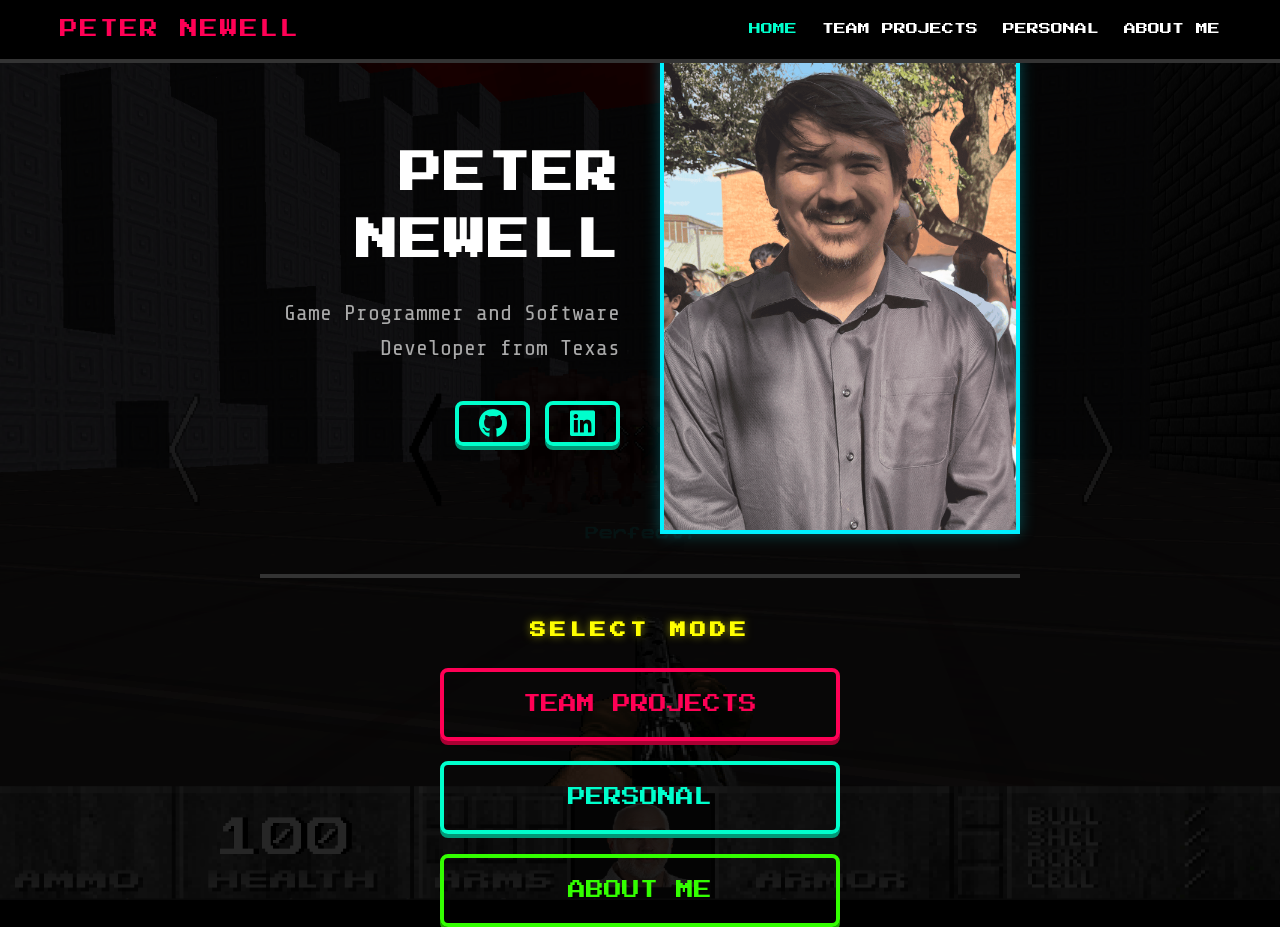
<file: index.html>
<!DOCTYPE html>
<html lang="en">
<head>
    <meta charset="UTF-8">
    <meta name="viewport" content="width=device-width, initial-scale=1.0">
    <title>Peter Newell | Game Programmer</title>
    <link rel="preconnect" href="https://fonts.googleapis.com">
    <link rel="preconnect" href="https://fonts.gstatic.com" crossorigin>
    <link href="https://fonts.googleapis.com/css2?family=Press+Start+2P&family=Share+Tech+Mono&display=swap" rel="stylesheet">
    <link rel="stylesheet" href="https://cdnjs.cloudflare.com/ajax/libs/font-awesome/6.4.2/css/all.min.css">
    <link rel="stylesheet" href="./style.css">
    
    <style>
        /* CSS to support the layout shift without altering the main stylesheet */
        .profile-section-wrapper {
            display: flex;
            align-items: center;
            justify-content: center;
            gap: 40px;
            width: 100%;
            max-width: 950px;
            margin: 0 auto;
        }

        .profile-text-side {
            text-align: right;
            flex: 1;
        }

        /* Force right alignment for text on the left side */
        .profile-text-side .hero-title,
        .profile-text-side .hero-subtitle {
            text-align: right !important;
        }

        /* Adjust social links alignment to match the right-justified text */
        .profile-text-side .social-links {
            display: flex;
            gap: 15px;
            justify-content: flex-end;
            margin-top: 15px;
        }

        /* Enforce social icon sizing to fill the box without swelling the box itself */
        .profile-text-side .social-links .btn {
            display: inline-flex;
            align-items: center;
            justify-content: center;
            width: 75px;   
            height: 45px;  
            padding: 0;    
            box-sizing: border-box;
        }

        .profile-text-side .social-links .btn i {
            font-size: 1.8rem;
            line-height: 1;
        }

        .profile-image-side {
            flex: 1;
            display: flex;
            justify-content: flex-start;
        }

        /* Fluid box container for the image */
        .custom-image-box {
            width: 100%;
            max-width: 400px;
            height: 480px;
            border: 4px solid #00f0ff;
            background-color: rgba(0, 0, 0, 0.6);
            display: flex;
            align-items: center;
            justify-content: center;
            font-family: 'Share Tech Mono', monospace;
            color: #00f0ff;
            font-size: 1.1rem;
            letter-spacing: 1px;
            box-shadow: 0 0 15px rgba(0, 240, 255, 0.3);
            box-sizing: border-box;
            overflow: hidden;
        }

        /* Properly handles the inner image proportions */
        .profile-img {
            width: 100%;
            height: 100%;
            object-fit: cover;
            object-position: center;
        }

        /* Mobile fallback to switch columns back to stacked view */
        @media (max-width: 768px) {
            .profile-section-wrapper {
                flex-direction: column;
                gap: 30px;
                padding: 0 15px;
            }
            .profile-text-side {
                text-align: center;
                width: 100%;
                order: 2; 
            }
            .profile-text-side .hero-title,
            .profile-text-side .hero-subtitle {
                text-align: center !important;
            }
            .profile-text-side .social-links {
                justify-content: center;
            }
            .profile-image-side {
                justify-content: center;
                width: 100%;
                order: 1; 
                /* Adds 120px of external dead space ABOVE the image container on mobile */
                margin-top: 230px; 
            }
            .custom-image-box {
                max-width: 340px;
                height: 400px;
                margin-top: 230px;
            }
        }
    </style>
</head>
<body>

    <nav class="navbar">
        <div class="nav-container">
            <a href="index.html" class="nav-logo">PETER NEWELL</a>
            <div class="nav-links">
                <a href="index.html" class="nav-item active">HOME</a>
                <a href="tgp.html" class="nav-item">TEAM PROJECTS</a>
                <a href="personal.html" class="nav-item">PERSONAL</a>
                <a href="about.html" class="nav-item">ABOUT ME</a>
            </div>
        </div>
    </nav>

    <div class="hero-container">

        <div class="hero-bg-overlay"></div>
        

        <main class="hero-content centered-column">
    
            <div class="profile-section-wrapper">
                
                <div class="profile-text-side">
                    <h1 class="hero-title">PETER NEWELL</h1>
                    <p class="hero-subtitle">Game Programmer and Software Developer from Texas</p>
                    
                    <div class="social-links">
                        <a href="https://github.com/peternewell01" target="_blank" rel="noopener noreferrer" class="btn btn-cyan" aria-label="GitHub">
                            <i class="fa-brands fa-github"></i>
                        </a>
                        <a href="https://www.linkedin.com/in/peter-newell-game-dev" target="_blank" rel="noopener noreferrer" class="btn btn-cyan" aria-label="LinkedIn">
                            <i class="fa-brands fa-linkedin"></i>
                        </a>
                    </div>
                </div>

                <div class="profile-image-side">
                    <div class="custom-image-box">
                        <img src="NiceCandid.png" class="profile-img" alt="Peter Newell Portfolio Picture"/>
                    </div>
                </div>

            </div>

            <hr class="arcade-divider">

            <section class="menu-navigation">
                <h2 class="menu-title">SELECT MODE</h2>
                <div class="menu-buttons">
                    <a href="tgp.html" class="btn btn-red btn-large">TEAM PROJECTS</a>
                    <a href="personal.html" class="btn btn-cyan btn-large">PERSONAL</a>
                    <a href="about.html" class="btn btn-green btn-large">ABOUT ME</a>
                </div>
            </section>
        </main>
    </div>

</body>
</html>
</file>
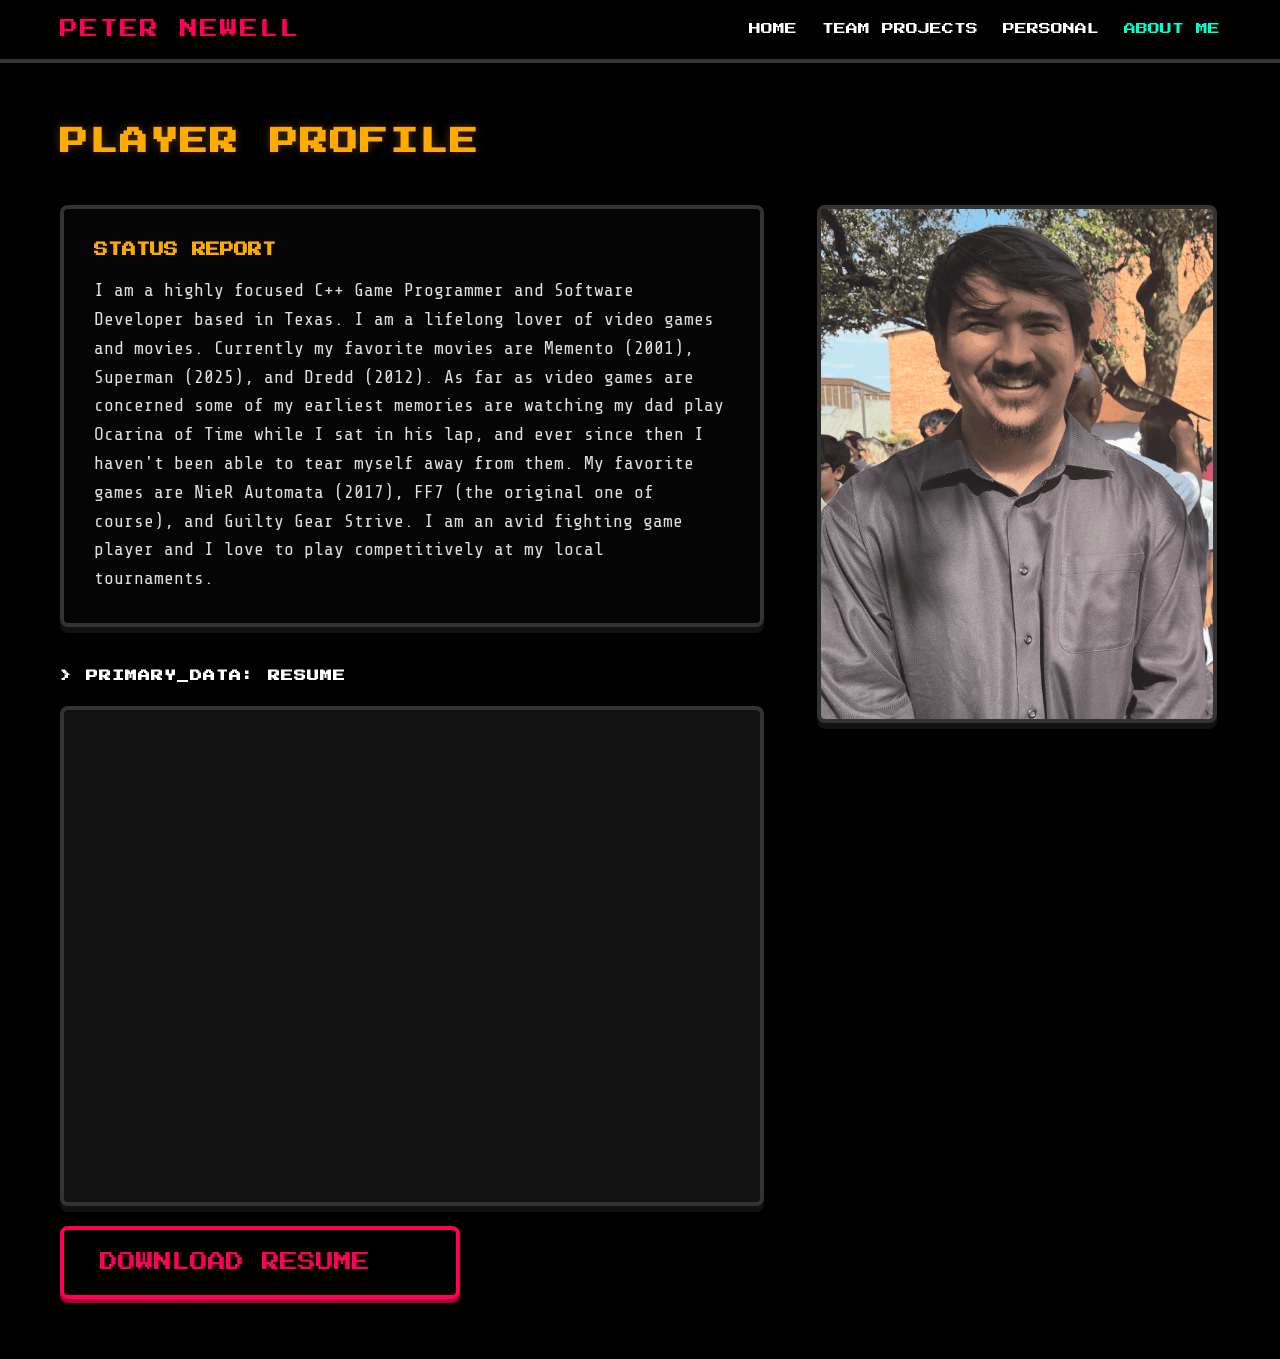
<file: about.html>
<!DOCTYPE html>
<html lang="en">
<head>
    <meta charset="UTF-8">
    <meta name="viewport" content="width=device-width, initial-scale=1.0">
    <title>About Me | Peter Newell</title>
    <link rel="preconnect" href="https://fonts.googleapis.com">
    <link rel="preconnect" href="https://fonts.gstatic.com" crossorigin>
    <link href="https://fonts.googleapis.com/css2?family=Press+Start+2P&family=Share+Tech+Mono&display=swap" rel="stylesheet">
    <link rel="stylesheet" href="style.css">
    <style>
        .content-wrapper {
            padding-top: 120px;
            padding-bottom: 60px;
            width: 100%;
            max-width: 1200px;
            margin: 0 auto;
            padding-left: 20px;
            padding-right: 20px;
        }

        .page-title {
            color: #ffaa00;
            font-size: 28px;
            margin-bottom: 40px;
            letter-spacing: 2px;
            text-shadow: 0 0 10px rgba(255, 170, 0, 0.3);
            text-align: center;
        }

        .two-column-layout {
            display: flex;
            flex-direction: column-reverse;
            gap: 40px;
            width: 100%;
        }

        /* LEFT COLUMN: BIO & DOCUMENTS */
        .left-column {
            flex: 1;
            display: flex;
            flex-direction: column;
            gap: 40px;
        }

        .bio-panel {
            background-color: #050505;
            border: 4px solid #333333;
            border-radius: 8px;
            padding: 30px;
            box-shadow: 0 6px 0 #111111;
        }

        .bio-panel:hover {
            border-color: #ffaa00;
            box-shadow: 0 0 15px rgba(255, 170, 0, 0.2);
        }

        .bio-header {
            font-family: 'Press Start 2P', cursive;
            font-size: 14px;
            color: #ffaa00;
            margin-bottom: 15px;
            text-transform: uppercase;
        }

        .bio-text {
            font-size: 18px;
            color: #e0e0e0;
        }

        .document-subsection {
            display: flex;
            flex-direction: column;
            gap: 20px;
            width: 100%;
        }

        .subsection-title {
            font-family: 'Press Start 2P', cursive;
            font-size: 12px;
            color: #ffffff;
            letter-spacing: 1px;
        }

        .resume-viewer {
            width: 100%;
            height: 500px;
            border: 4px solid #333333;
            border-radius: 8px;
            background-color: #111111;
            box-shadow: 0 6px 0 #111111;
        }

        .resume-viewer:hover {
            border-color: #ff0055;
            box-shadow: 0 0 15px rgba(255, 0, 85, 0.2);
        }

        .action-container {
            display: flex;
            justify-content: flex-start;
        }

        /* RIGHT COLUMN: PROFILE IMAGE */
        .right-column {
            width: 100%;
            display: flex;
            justify-content: center;
            align-items: flex-start;
        }

        .image-container {
            width: 100%;
            max-width: 400px;
        }

        .profile-image {
            width: 100%;
            height: auto;
            display: block;
            border: 4px solid #333333;
            border-radius: 8px;
            box-shadow: 0 6px 0 #111111;
            background-color: #111111;
        }

        .profile-image:hover {
            border-color: #00ffcc;
            box-shadow: 0 0 15px rgba(0, 255, 204, 0.2);
        }

        /* DESKTOP RESPONSIVENESS */
        @media (min-width: 900px) {
            .page-title {
                text-align: left;
            }
            .two-column-layout {
                flex-direction: row;
                gap: 50px;
            }
            .left-column {
                width: 65%;
            }
            .right-column {
                width: 35%;
                position: sticky;
                top: 120px;
            }
        }

        @media (max-width: 768px) {
            .page-title {
                font-size: 20px;
                margin-bottom: 25px;
            }
            .bio-panel {
                padding: 20px;
            }
            .resume-viewer {
                height: 400px;
            }
        }
    </style>
</head>
<body>

    <nav class="navbar">
        <div class="nav-container">
            <a href="index.html" class="nav-logo">PETER NEWELL</a>
            <div class="nav-links">
                <a href="index.html" class="nav-item">HOME</a>
                <a href="tgp.html" class="nav-item">TEAM PROJECTS</a>
                <a href="personal.html" class="nav-item">PERSONAL</a>
                <a href="about.html" class="nav-item active">ABOUT ME</a>
            </div>
        </div>
    </nav>

    <div class="content-wrapper">
        <h1 class="page-title">PLAYER PROFILE</h1>

        <div class="two-column-layout">
            
            <main class="left-column">
                
                <section class="bio-panel">
                    <h2 class="bio-header">Status Report</h2>
                    <p class="bio-text">
                        I am a highly focused C++ Game Programmer and Software Developer based in Texas. I am a lifelong lover of video games and movies. Currently my favorite movies are Memento (2001), Superman (2025), and Dredd (2012). As far as video games are concerned some of my earliest memories are watching my dad play Ocarina of Time while I sat in his lap, and ever since then I haven't been able to tear myself away from them. My favorite games are NieR Automata (2017), FF7 (the original one of course), and Guilty Gear Strive. I am an avid fighting game player and I love to play competitively at my local tournaments.
                    </p>
                </section>

                <section class="document-subsection">
                    <h3 class="subsection-title">> PRIMARY_DATA: RESUME</h3>
                    <iframe class="resume-viewer" src="PeterNewell_Resume.pdf" title="Peter Newell Resume Viewer"></iframe>
                    <div class="action-container">
                        <a href="PeterNewell_Resume.pdf" download class="btn btn-red btn-large">
                            DOWNLOAD RESUME
                        </a>
                    </div>
                </section>

            </main>

            <aside class="right-column">
                <div class="image-container">
                    <img class="profile-image" src="NiceCandid.png" alt="Peter Newell Profile Picture">
                </div>
            </aside>

        </div>
    </div>

</body>
</html>
</file>
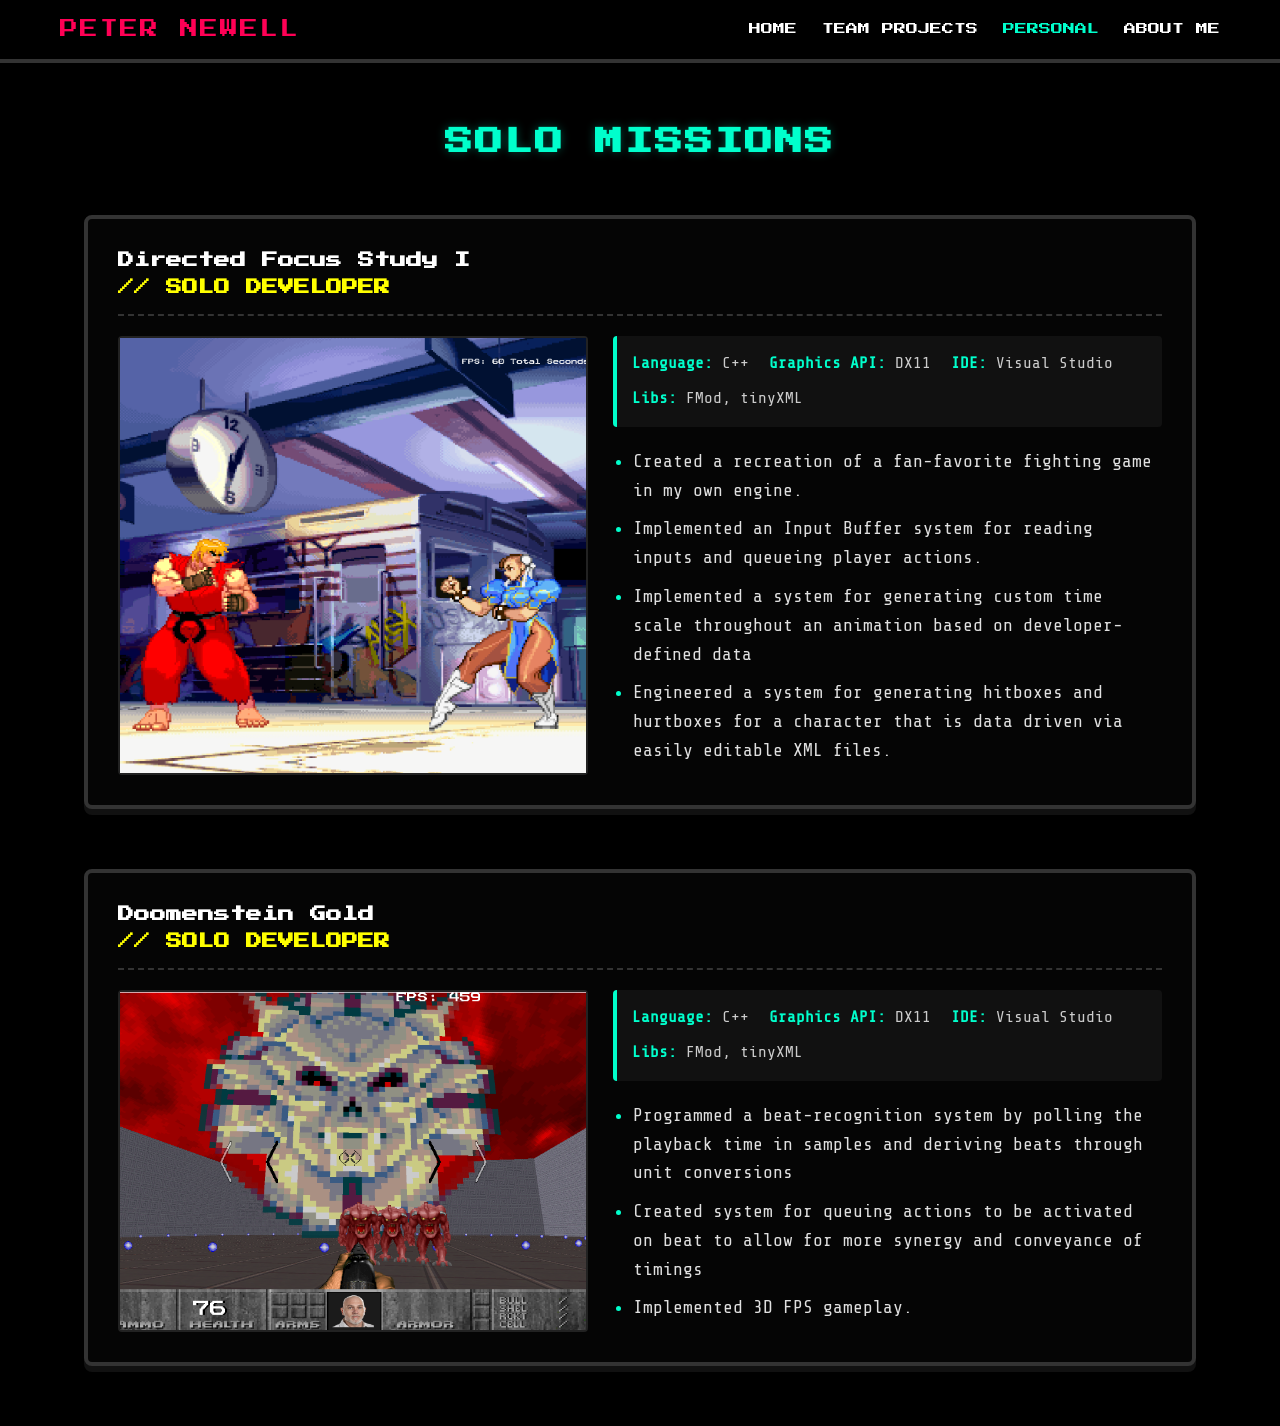
<file: personal.html>
<!DOCTYPE html>
<html lang="en">
<head>
    <meta charset="UTF-8">
    <meta name="viewport" content="width=device-width, initial-scale=1.0">
    <title>Personal Projects | Peter Newell</title>
    <link rel="preconnect" href="https://fonts.googleapis.com">
    <link rel="preconnect" href="https://fonts.gstatic.com" crossorigin>
    <link href="https://fonts.googleapis.com/css2?family=Press+Start+2P&family=Share+Tech+Mono&display=swap" rel="stylesheet">
    <link rel="stylesheet" href="style.css">
    <style>
        .content-wrapper {
            padding-top: 120px;
            padding-bottom: 60px;
            width: 90%; 
            max-width: 1400px;
        }

        .page-title {
            color: #00ffcc;
            font-size: 28px;
            margin-bottom: 50px;
            letter-spacing: 2px;
            text-shadow: 0 0 10px rgba(0, 255, 204, 0.3);
        }

        .project-stack {
            display: flex;
            flex-direction: column;
            gap: 60px;
            width: 100%;
        }

        .project-card {
            width: 100%;
            background-color: #050505;
            border: 4px solid #333333;
            border-radius: 8px;
            padding: 30px;
            text-align: left;
            box-shadow: 0 6px 0 #111111;
        }

        .project-card:hover {
            border-color: #33ff00;
            box-shadow: 0 0 15px rgba(51, 255, 0, 0.2);
        }

        .project-header {
            margin-bottom: 20px;
            border-bottom: 2px dashed #333333;
            padding-bottom: 15px;
        }

        .project-title {
            font-size: 16px;
            color: #ffffff;
            line-height: 1.4;
        }

        .project-role {
            color: #ffff00;
            display: block;
            margin-top: 5px;
        }

        .project-body {
            display: flex;
            flex-direction: column;
            gap: 25px;
        }

        .media-container {
            position: relative;
            width: 100%;
            padding-top: 56.25%; /* 16:9 Aspect Ratio */
            background-color: #111111;
            border: 2px solid #222222;
            border-radius: 4px;
        }

        .media-container iframe,
        .media-container img {
            position: absolute;
            top: 0;
            left: 0;
            width: 100%;
            height: 100%;
            border: none;
            object-fit: cover;
        }

        .project-details {
            display: flex;
            flex-direction: column;
            gap: 20px;
        }

        .tech-spec-list {
            list-style: none;
            display: flex;
            flex-wrap: wrap;
            gap: 10px 20px;
            background-color: #111111;
            padding: 15px;
            border-radius: 4px;
            border-left: 4px solid #00ffcc;
        }

        .tech-spec-list li {
            font-size: 16px;
            color: #cccccc;
        }

        .tech-spec-list strong {
            color: #00ffcc;
        }

        .bullet-points {
            padding-left: 20px;
        }

        .bullet-points li {
            margin-bottom: 10px;
            color: #e0e0e0;
            font-size: 18px;
        }

        .bullet-points li::marker {
            color: #00ffcc;
        }

        .project-actions {
            margin-top: 10px;
        }

        @media (min-width: 900px) {
            .project-body {
                flex-direction: row;
            }
            .media-container {
                width: 45%;
                padding-top: 25.31%; /* Keeps 16:9 for 45% width */
                flex-shrink: 0;
            }
            .project-details {
                width: 55%;
            }
        }

        @media (max-width: 768px) {
            .page-title {
                font-size: 20px;
                margin-bottom: 30px;
            }
            .project-card {
                padding: 20px;
            }
            .project-title {
                font-size: 12px;
            }
        }
    </style>
</head>
<body>

    <nav class="navbar">
        <div class="nav-container">
            <a href="index.html" class="nav-logo">PETER NEWELL</a>
            <div class="nav-links">
                <a href="index.html" class="nav-item">HOME</a>
                <a href="tgp.html" class="nav-item">TEAM PROJECTS</a>
                <a href="personal.html" class="nav-item active">PERSONAL</a>
                <a href="about.html" class="nav-item">ABOUT ME</a>
            </div>
        </div>
    </nav>

    <div class="content-wrapper centered-column">
        <h1 class="page-title">SOLO MISSIONS</h1>

        <div class="project-stack">

            <article class="project-card">
                <div class="project-header">
                    <h2 class="project-title">Directed Focus Study I <span class="project-role">// SOLO DEVELOPER</span></h2>
                </div>
                <div class="project-body">
                    <div class="media-container">
                        <img src="3rdSmack.png" alt="Clone" />
                    </div>
                    <div class="project-details">
                        <ul class="tech-spec-list">
                            <li><strong>Language:</strong> C++</li>
                            <li><strong>Graphics API:</strong> DX11</li>
                            <li><strong>IDE:</strong> Visual Studio</li>
                            <li><strong>Libs:</strong> FMod, tinyXML</li>
                        </ul>
                        <ul class="bullet-points">
                            <li>Created a recreation of a fan-favorite fighting game in my own engine.</li>
                            <li>Implemented an Input Buffer system for reading inputs and queueing player actions.</li>
                            <li>Implemented a system for generating custom time scale throughout an animation based on developer-defined data</li>
                            <li>Engineered a system for generating hitboxes and hurtboxes for a character that is data driven via easily editable XML files.</li>
                        </ul>
                    </div>
                </div>
            </article>

            <article class="project-card">
                <div class="project-header">
                    <h2 class="project-title">Doomenstein Gold <span class="project-role">// SOLO DEVELOPER</span></h2>
                </div>
                <div class="project-body">
                    <div class="media-container">
                        <img src="DoomensteinSinistar.png" alt="shotgun boi" />
                    </div>
                    <div class="project-details">
                        <ul class="tech-spec-list">
                            <li><strong>Language:</strong> C++</li>
                            <li><strong>Graphics API:</strong> DX11</li>
                            <li><strong>IDE:</strong> Visual Studio</li>
                            <li><strong>Libs:</strong> FMod, tinyXML</li>
                        </ul>
                        <ul class="bullet-points">
                            <li>Programmed a beat-recognition system by polling the playback time in samples and deriving beats through unit conversions</li>
                            <li>Created system for queuing actions to be activated on beat to allow for more synergy and conveyance of timings</li>
                            <li>Implemented 3D FPS gameplay.</li>
                        </ul>
                    </div>
                </div>
            </article>

        </div>
    </div>

</body>
</html>
</file>
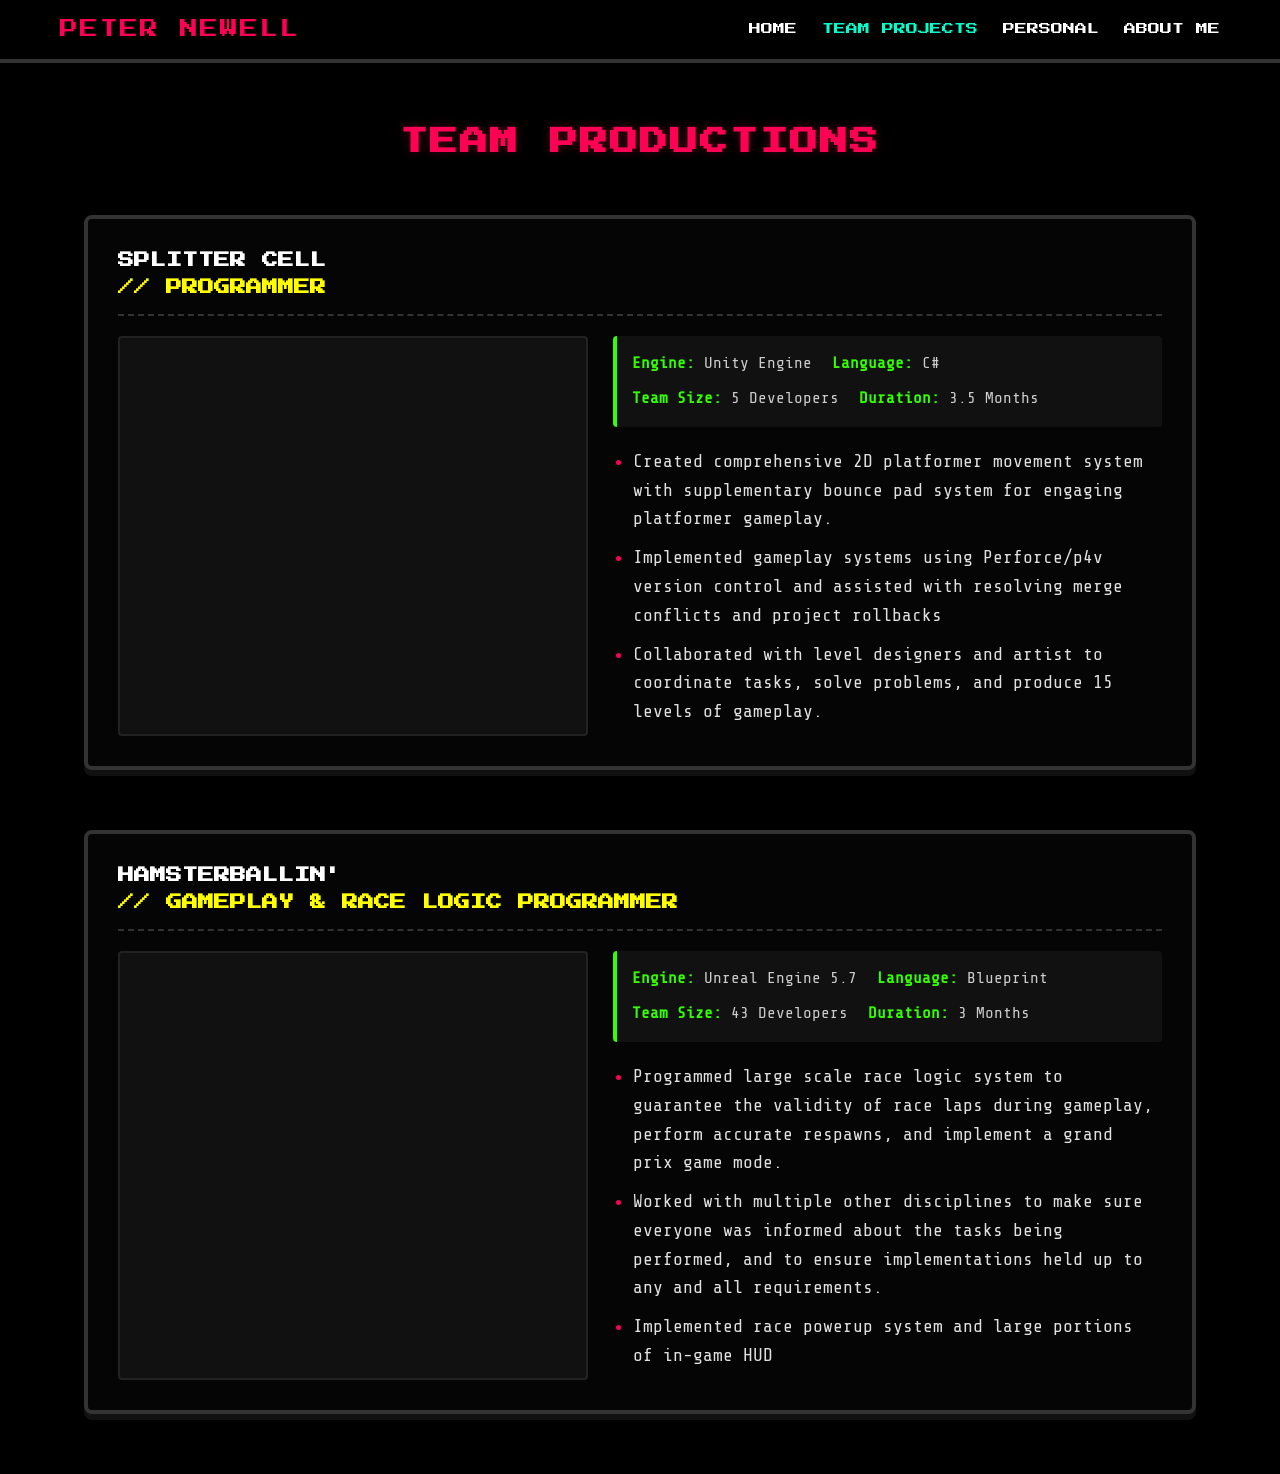
<file: tgp.html>
<!DOCTYPE html>
<html lang="en">
<head>
    <meta charset="UTF-8">
    <meta name="viewport" content="width=device-width, initial-scale=1.0">
    <title>Team Projects | Peter Newell</title>
    <link rel="preconnect" href="https://fonts.googleapis.com">
    <link rel="preconnect" href="https://fonts.gstatic.com" crossorigin>
    <link href="https://fonts.googleapis.com/css2?family=Press+Start+2P&family=Share+Tech+Mono&display=swap" rel="stylesheet">
    <link rel="stylesheet" href="style.css">
    <style>
        .content-wrapper {
            padding-top: 120px;
            padding-bottom: 60px;
            width: 90%;          /* Expands the main layout boundary */
            max-width: 1400px;   /* Allows the cards to stretch wider on large monitors */
        }

        .page-title {
            color: #ff0055;
            font-size: 28px;
            margin-bottom: 50px;
            letter-spacing: 2px;
            text-shadow: 0 0 10px rgba(255, 0, 85, 0.3);
        }

        .project-stack {
            display: flex;
            flex-direction: column;
            gap: 60px;
            width: 100%;
        }

        .project-card {
            width: 100%;
            background-color: #050505;
            border: 4px solid #333333;
            border-radius: 8px;
            padding: 30px;
            text-align: left;
            box-shadow: 0 6px 0 #111111;
        }

        .project-card:hover {
            border-color: #00ffcc;
            box-shadow: 0 0 15px rgba(0, 255, 204, 0.2);
        }

        .project-header {
            margin-bottom: 20px;
            border-bottom: 2px dashed #333333;
            padding-bottom: 15px;
        }

        .project-title {
            font-size: 16px;
            color: #ffffff;
            line-height: 1.4;
        }

        .project-role {
            color: #ffff00;
            display: block;
            margin-top: 5px;
        }

        .project-body {
            display: flex;
            flex-direction: column;
            gap: 25px;
        }

        .media-container {
            position: relative;
            width: 100%;
            padding-top: 56.25%; /* 16:9 Aspect Ratio */
            background-color: #111111;
            border: 2px solid #222222;
            border-radius: 4px;
        }

        .media-container iframe,
        .media-container img {
            position: absolute;
            top: 0;
            left: 0;
            width: 100%;
            height: 100%;
            border: none;
            object-fit: cover;
        }

        .project-details {
            display: flex;
            flex-direction: column;
            gap: 20px;
        }

        .tech-spec-list {
            list-style: none;
            display: flex;
            flex-wrap: wrap;
            gap: 10px 20px;
            background-color: #111111;
            padding: 15px;
            border-radius: 4px;
            border-left: 4px solid #33ff00;
        }

        .tech-spec-list li {
            font-size: 16px;
            color: #cccccc;
        }

        .tech-spec-list strong {
            color: #33ff00;
        }

        .bullet-points {
            padding-left: 20px;
        }

        .bullet-points li {
            margin-bottom: 10px;
            color: #e0e0e0;
            font-size: 18px;
        }

        .bullet-points li::marker {
            color: #ff0055;
        }

        .project-actions {
            margin-top: 10px;
        }

        @media (min-width: 900px) {
            .project-body {
                flex-direction: row;
            }
            .media-container {
                width: 45%;
                padding-top: 25.31%; /* Keeps 16:9 for 45% width */
                flex-shrink: 0;
            }
            .project-details {
                width: 55%;
            }
        }

        @media (max-width: 768px) {
            .page-title {
                font-size: 20px;
                margin-bottom: 30px;
            }
            .project-card {
                padding: 20px;
            }
            .project-title {
                font-size: 12px;
            }
        }
    </style>
</head>
<body>

    <nav class="navbar">
        <div class="nav-container">
            <a href="index.html" class="nav-logo">PETER NEWELL</a>
            <div class="nav-links">
                <a href="index.html" class="nav-item">HOME</a>
                <a href="tgp.html" class="nav-item active">TEAM PROJECTS</a>
                <a href="personal.html" class="nav-item">PERSONAL</a>
                <a href="about.html" class="nav-item">ABOUT ME</a>
            </div>
        </div>
    </nav>

    <div class="content-wrapper centered-column">
        <h1 class="page-title">TEAM PRODUCTIONS</h1>

        <div class="project-stack">

            <article class="project-card">
                <div class="project-header">
                    <h2 class="project-title">SPLITTER CELL <span class="project-role">// PROGRAMMER</span></h2>
                </div>
                <div class="project-body">
                    <div class="media-container">
                        <iframe src="https://www.youtube.com/embed/l8Bt8T9gVbY" title="Splitter Cell Gameplay" allowfullscreen></iframe>
                    </div>
                    <div class="project-details">
                        <ul class="tech-spec-list">
                            <li><strong>Engine:</strong> Unity Engine</li>
                            <li><strong>Language:</strong> C#</li>
                            <li><strong>Team Size:</strong> 5 Developers</li>
                            <li><strong>Duration:</strong> 3.5 Months</li>
                        </ul>
                        <ul class="bullet-points">
                            <li>Created comprehensive 2D platformer movement system with supplementary bounce pad system for engaging platformer gameplay.</li>
                            <li>Implemented gameplay systems using Perforce/p4v version control and assisted with resolving merge conflicts and project rollbacks</li>
                            <li>Collaborated with level designers and artist to coordinate tasks, solve problems, and produce 15 levels of gameplay.</li>
                        </ul>
                    </div>
                </div>
            </article>

            <article class="project-card">
                <div class="project-header">
                    <h2 class="project-title">HAMSTERBALLIN' <span class="project-role">// GAMEPLAY & RACE LOGIC PROGRAMMER</span></h2>
                </div>
                <div class="project-body">
                    <div class="media-container">
                        <iframe src="https://www.youtube.com/embed/ogLB5EIMdcw" title="Hamsterballin' Gameplay" allowfullscreen referrerpolicy="strict-origin-when-cross-origin"></iframe>
                    </div>
                    <div class="project-details">
                        <ul class="tech-spec-list">
                            <li><strong>Engine:</strong> Unreal Engine 5.7</li>
                            <li><strong>Language:</strong> Blueprint</li>
                            <li><strong>Team Size:</strong> 43 Developers</li>
                            <li><strong>Duration:</strong> 3 Months</li>
                        </ul>
                        <ul class="bullet-points">
                            <li>Programmed large scale race logic system to guarantee the validity of race laps during gameplay, perform accurate respawns, and implement a grand prix game mode.</li>
                            <li>Worked with multiple other disciplines to make sure everyone was informed about the tasks being performed, and to ensure implementations held up to any and all requirements.</li>
                            <li>Implemented race powerup system and large portions of in-game HUD</li>
                        </ul>
                    </div>
                </div>
            </article>

        </div>
    </div>

</body>
</html>
</file>
<file: style.css>
/* ==========================================================================
   GLOBAL SETTINGS & RESET
   ========================================================================== */
* {
    box-sizing: border-box;
    margin: 0;
    padding: 0;
}

body {
    background-color: #000000;
    color: #ffffff;
    font-family: 'Share Tech Mono', monospace;
    font-size: 18px;
    line-height: 1.6;
    overflow-x: hidden;
}

h1, h2, h3, h4, h5, h6, .nav-logo, .nav-item {
    font-family: 'Press Start 2P', cursive;
}

/* ==========================================================================
   PERSISTENT NAVIGATION BAR
   ========================================================================== */
.navbar {
    position: fixed;
    top: 0;
    left: 0;
    width: 100%;
    background-color: #000000;
    border-bottom: 4px solid #333333;
    z-index: 1000;
    padding: 15px 0;
}

.nav-container {
    max-width: 1200px;
    margin: 0 auto;
    display: flex;
    justify-content: space-between;
    align-items: center;
    padding: 0 20px;
}

.nav-logo {
    color: #ff0055;
    font-size: 18px;
    text-decoration: none;
    letter-spacing: 2px;
}

.nav-links {
    display: flex;
    gap: 25px;
}

.nav-item {
    color: #ffffff;
    font-size: 12px;
    text-decoration: none;
    transition: color 0.1s ease;
}

.nav-item:hover, .nav-item.active {
    color: #00ffcc;
}

/* ==========================================================================
   LAYOUT UTILITIES
   ========================================================================== */
.centered-column {
    display: flex;
    flex-direction: column;
    align-items: center;
    justify-content: center;
    text-align: center;
    width: 100%;
    max-width: 800px;
    min-width: 320px;
    margin: 0 auto;
    padding: 0 20px;
}

/* ==========================================================================
   HERO & BACKGROUND CONFIGURATION
   ========================================================================== */
.hero-container {
    position: relative;
    width: 100vw;
    height: 100vh;
    display: flex;
    align-items: center;
    justify-content: center;
    background-image: url('DoomensteinDemo.png'); /* Replace with your image */
    background-size: cover;
    background-position: center;
    background-repeat: no-repeat;
    padding-top: 80px;
}

.hero-bg-overlay {
    position: absolute;
    top: 0;
    left: 0;
    width: 100%;
    height: 100%;
    background-color: rgba(0, 0, 0, 0.85);
    z-index: 1;
}

.hero-content {
    position: relative;
    z-index: 2;
}

.hero-title {
    font-size: 42px;
    color: #ffffff;
    margin-bottom: 20px;
    letter-spacing: 2px;
}

.hero-subtitle {
    font-size: 22px;
    color: #aaaaaa;
    margin-bottom: 35px;
    max-width: 600px;
}

.arcade-divider {
    width: 100%;
    border: none;
    height: 4px;
    background-color: #333333;
    margin: 40px 0;
}

/* ==========================================================================
   RETRO ARCADE BUTTONS
   ========================================================================== */
.btn {
    display: inline-block;
    text-decoration: none;
    font-family: 'Press Start 2P', cursive;
    font-size: 14px;
    padding: 12px 24px;
    background-color: transparent;
    cursor: pointer;
    border-radius: 8px;
    transition: all 0.15s ease;
}

.btn-large {
    font-size: 18px;
    padding: 18px 36px;
    width: 100%;
    max-width: 400px;
}

/* Color Variant: Cyan */
.btn-cyan {
    color: #00ffcc;
    border: 4px solid #00ffcc;
    box-shadow: 0 4px 0 #009977;
}
.btn-cyan:hover {
    background-color: #00ffcc;
    color: #000000;
    box-shadow: 0 0 15px #00ffcc;
}

/* Color Variant: Green */
.btn-green {
    color: #33ff00;
    border: 4px solid #33ff00;
    box-shadow: 0 4px 0 #22aa00;
}
.btn-green:hover {
    background-color: #33ff00;
    color: #000000;
    box-shadow: 0 0 15px #33ff00;
}

/* Color Variant: Red */
.btn-red {
    color: #ff0055;
    border: 4px solid #ff0055;
    box-shadow: 0 4px 0 #aa0033;
}
.btn-red:hover {
    background-color: #ff0055;
    color: #000000;
    box-shadow: 0 0 15px #ff0055;
}

.btn:active {
    transform: translateY(4px);
    box-shadow: none;
}

/* ==========================================================================
   INDEX MENU NAVIGATION
   ========================================================================== */
.social-links {
    display: flex;
    gap: 20px;
    justify-content: center;
    flex-wrap: wrap;
}

.menu-navigation {
    width: 100%;
}

.menu-title {
    font-size: 16px;
    color: #ffff00;
    margin-bottom: 25px;
    letter-spacing: 4px;
    text-shadow: 0 0 8px rgba(255, 255, 0, 0.5);
}

.menu-buttons {
    display: flex;
    flex-direction: column;
    align-items: center;
    gap: 20px;
    width: 100%;
}

/* ==========================================================================
   MEDIA QUERIES
   ========================================================================== */
@media (max-width: 768px) {
    .nav-container {
        flex-direction: column;
        gap: 15px;
    }
    .hero-title {
        font-size: 28px;
    }
    .hero-subtitle {
        font-size: 18px;
    }
    .btn-large {
        font-size: 14px;
        padding: 14px 28px;
    }
}
</file>
